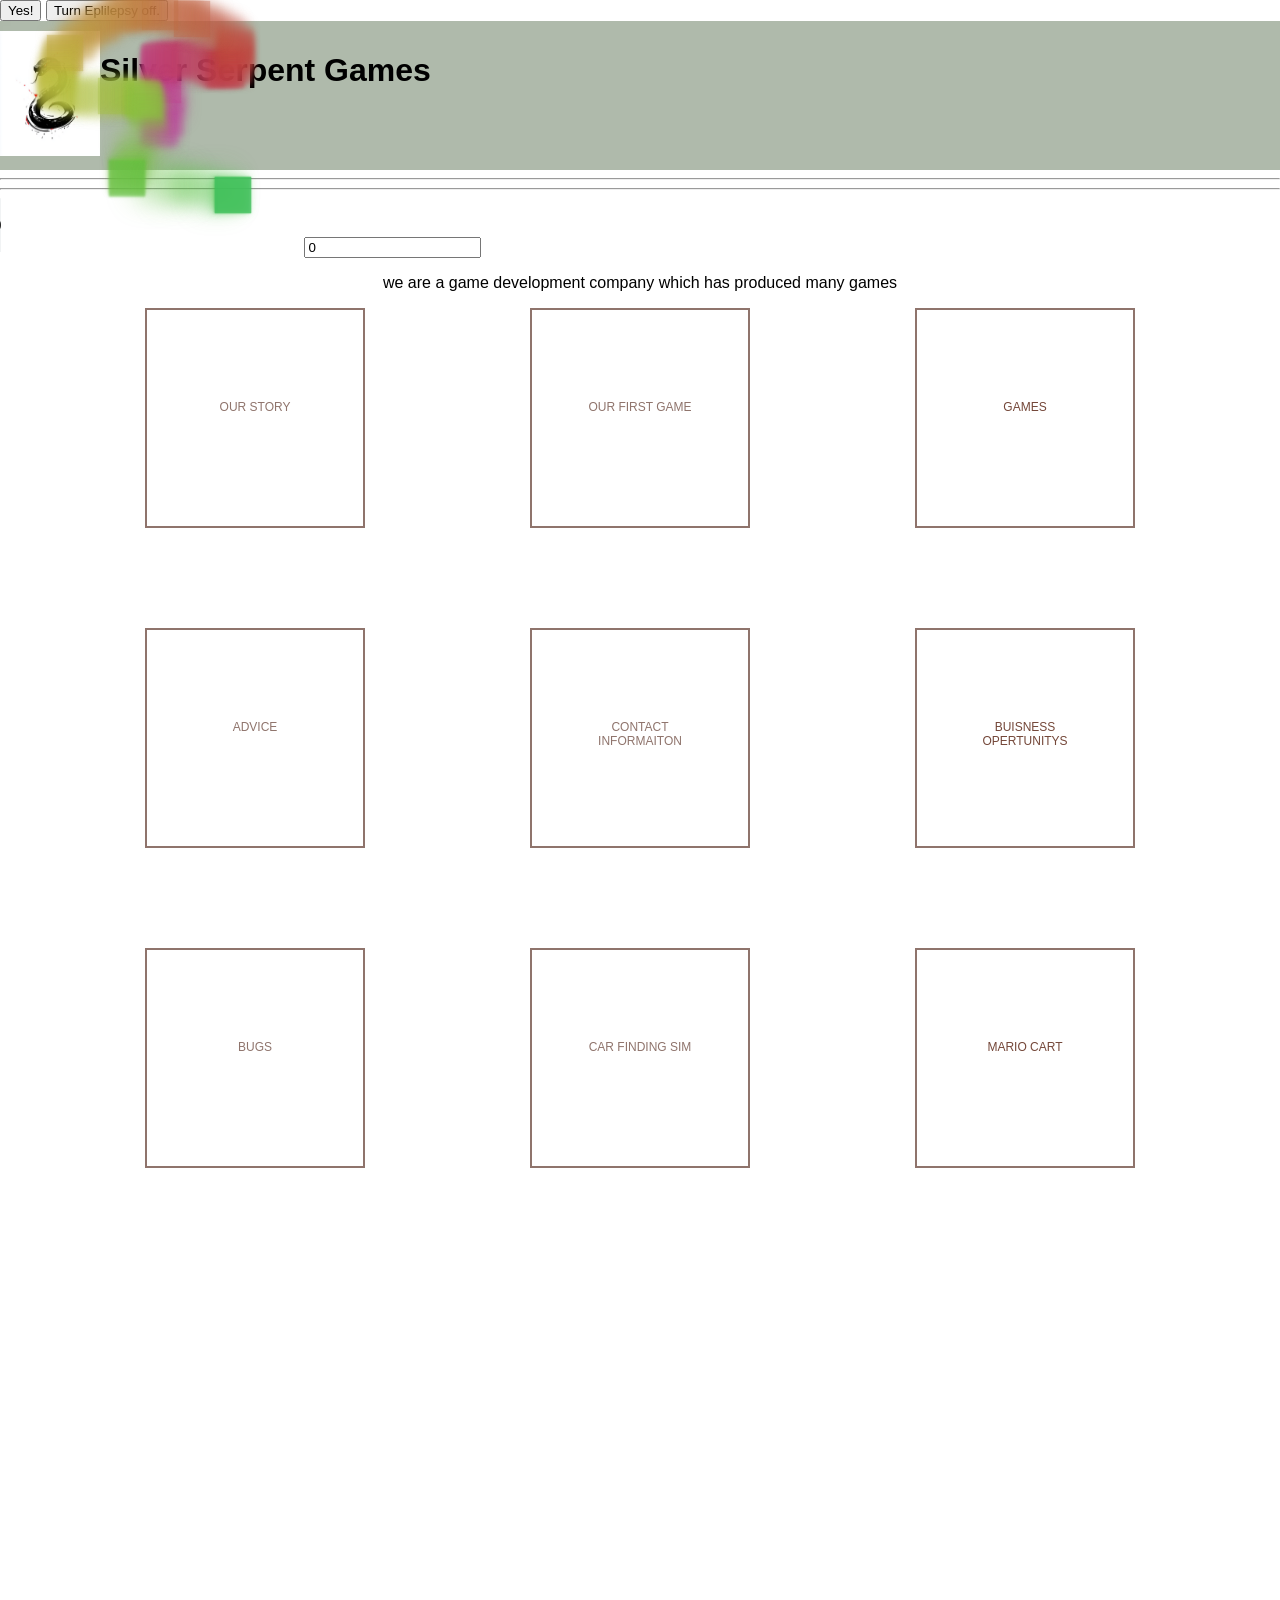
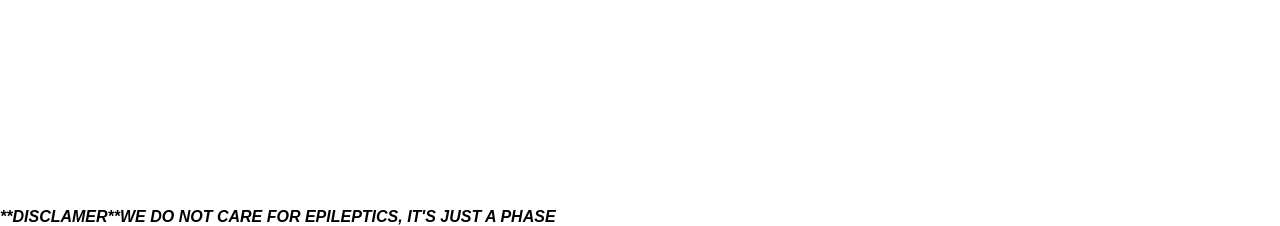
<file: SSG-08/index.html>
<!doctype html>
<html lang="en">
    <head class="title">
        <div id="flyContainer"></div>
        <div id="cursor"></div>
        


        <div class="buttons">
            <button class="button" id="yesButton">Yes!</button>
            <button class="button" id="noButton" width="200px">Turn Eplilepsy off.</button>
        </div>
        <meta charset="UTF-8" />
        <link rel="javascript" href="java.js" />
        <title>Home</title>
        <link rel="stylesheet" type="text/css" href="style.css" />
        <div id="wrapper">
            <a href="LandingPage.html">
                <img
                    src="zSilverSnakeLogo.png"
                    alt="1"
                    width="100"
                    height="125"/></a>
            <h1>Silver Serpent Games</h1>
        </div>
        <hr />
        <hr />
    </head>
    <body>
        <audio  controls autoplay><source src="Gegagedigedagedago Cotton Eye Joe Remix.mp3"></audio>
        <input type="text" id="inc" value="0"></input>
        <p>we are a game development company which has produced many games</p>
        <div id="shop">
            <a href="" target="_blank"> </a>

            <a class="add-to-bag" href="MyStory.html"> Our Story</a>
            <a class="add-to-bag1" href="OurFirstGame.html"> Our first game</a>
            <a class="add-to-bag2" href="findingsim.html"> Games</a>
        </div>
        <div id="shop2">

            <a class="add-tobag" href="Advice.html"> Advice</a>
            <a class="add-tobag1" href="ContactInfo.html">
                contact informaiton</a
            >
            <a class="add-tobag2" href="Business.html"> buisness opertunitys</a>
        </div>
        <div id="shop2">
            <a class="add-tobag" href="bug.html">Bugs</a>
            <a class="add-tobag1" href="findingsim.html">Car Finding Sim</a>
            <a class="add-tobag2" href="somethingonmariokart.html">Mario cart</a>
        </div>
    </body>
    <footer>
        <strong
            ><em
                >**DISCLAMER**WE DO NOT CARE FOR EPILEPTICS, IT'S JUST A
                PHASE</em
            ></strong
        >
    </footer>
    <script src="java.js"></script>
</html>
</file>
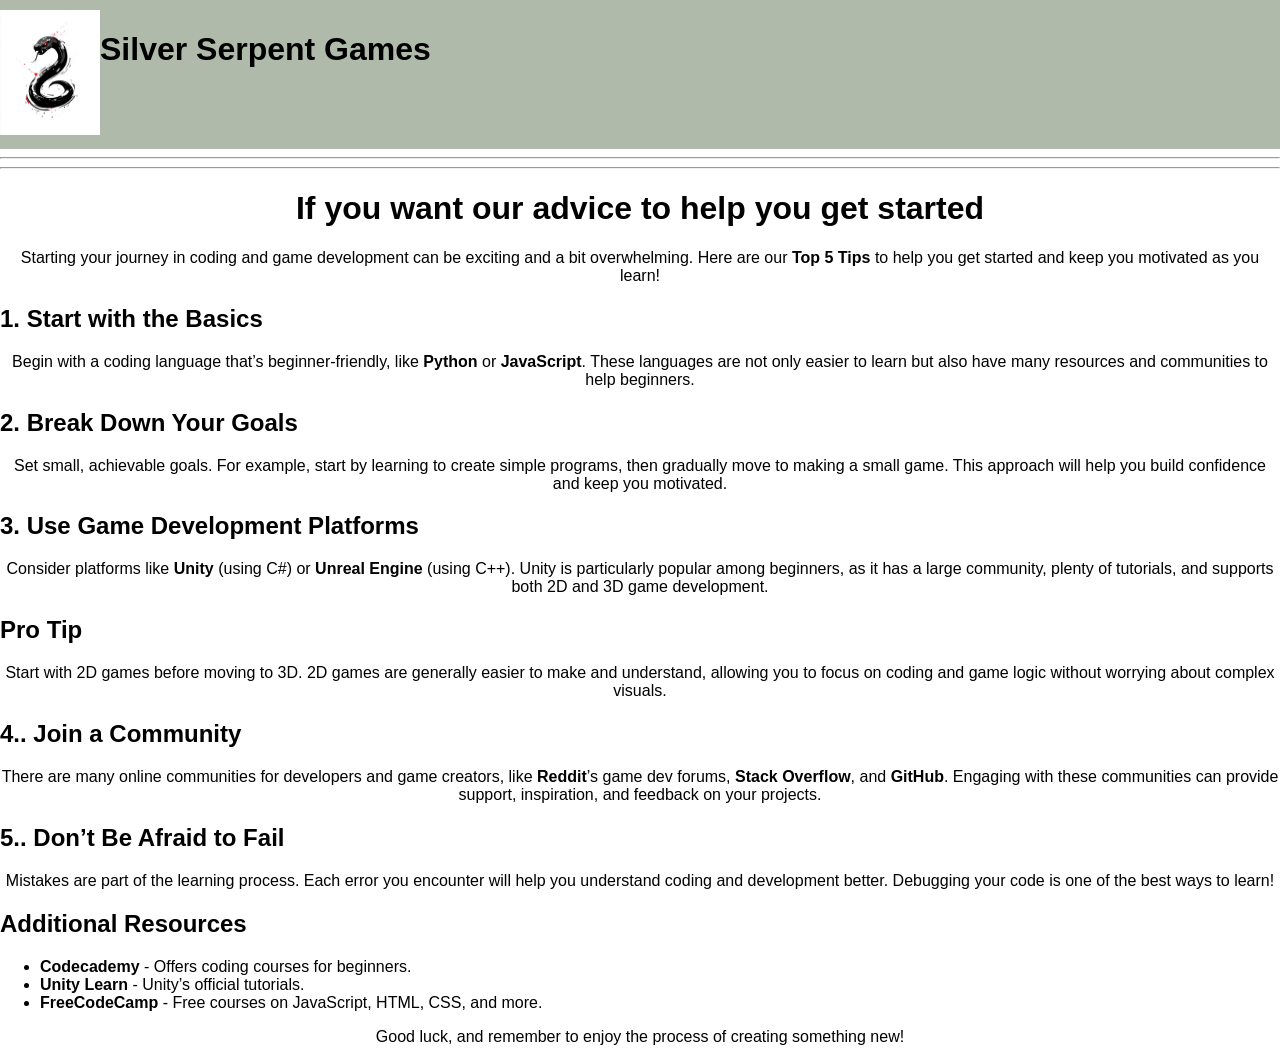
<file: SSG-08/Advice.html>
<!doctype html>
<html lang="en">
    <head>
        
        <meta charset="UTF-8" />
        
        <meta name="viewport" 
            content="width=device-width, initial-scale=1.0" />
        <link rel="javascript" href="java.js" />
        <link rel="stylesheet" href="style.css" />
        <title>Beginner's Guide to Coding & Game Development</title>
        <div id="flyContainer"></div>
        <div id="wrapper">
            <a href="LandingPage.html"><img src="zSilverSnakeLogo.png" alt="1"      width="100" 
                 height="125" /></a>
            <h1>Silver Serpent Games</h1>
        </div>
        <hr />
        <hr />
        <style>
            .h1,
            .h2,
            .p {
                text-align: center;
            }
        </style>
    </head>
    <body>
        <h1>If you want our advice to help you get started</h1>
        <p>
            Starting your journey in coding and game development can be exciting
            and a bit overwhelming. Here are our <strong>Top 5 Tips</strong> to
            help you get started and keep you motivated as you learn!
        </p>

        <h2>1. Start with the Basics</h2>
        <p>
            Begin with a coding language that’s beginner-friendly, like
            <strong>Python</strong> or <strong>JavaScript</strong>. These
            languages are not only easier to learn but also have many resources
            and communities to help beginners.
        </p>

        <h2>2. Break Down Your Goals</h2>
        <p>
            Set small, achievable goals. For example, start by learning to
            create simple programs, then gradually move to making a small game.
            This approach will help you build confidence and keep you motivated.
        </p>

        <h2>3. Use Game Development Platforms</h2>
        <p>
            Consider platforms like <strong>Unity</strong> (using C#) or
            <strong>Unreal Engine</strong> (using C++). Unity is particularly
            popular among beginners, as it has a large community, plenty of
            tutorials, and supports both 2D and 3D game development.
        </p>

        <div class="tips">
            <h2>Pro Tip</h2>
            <p>
                Start with 2D games before moving to 3D. 2D games are generally
                easier to make and understand, allowing you to focus on coding
                and game logic without worrying about complex visuals.
            </p>
        </div>

        <h2>4.. Join a Community</h2>
        <p>
            There are many online communities for developers and game creators,
            like <strong>Reddit</strong>’s game dev forums,
            <strong>Stack Overflow</strong>, and <strong>GitHub</strong>.
            Engaging with these communities can provide support, inspiration,
            and feedback on your projects.
        </p>

        <h2>5.. Don’t Be Afraid to Fail</h2>
        <p>
            Mistakes are part of the learning process. Each error you encounter
            will help you understand coding and development better. Debugging
            your code is one of the best ways to learn!
        </p>

        <div class="tips">
            <h2>Additional Resources</h2>
            <ul>
                <li>
                    <strong>Codecademy</strong> - Offers coding courses for
                    beginners.
                </li>
                <li>
                    <strong>Unity Learn</strong> - Unity’s official tutorials.
                </li>
                <li>
                    <strong>FreeCodeCamp</strong> - Free courses on JavaScript,
                    HTML, CSS, and more.
                </li>
            </ul>
        </div>

        <p>
            Good luck, and remember to enjoy the process of creating something
            new!
        </p>
    </body>
    <script src="java.js"></script>

</html>
</file>
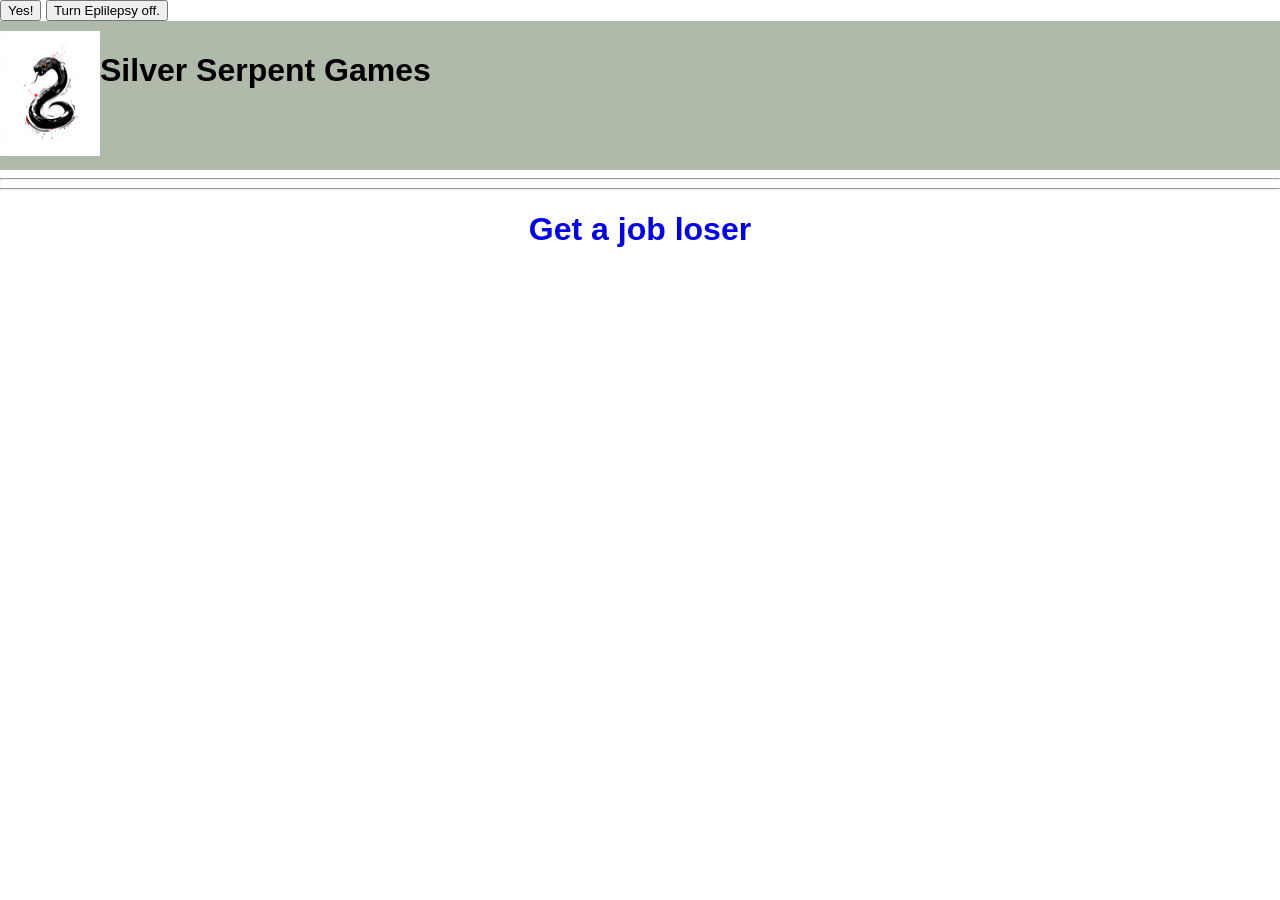
<file: SSG-08/Business.html>
<!-- Business oppourtunities -->
<!doctype html>
    <html lang="en">
        <head class="title">
            <div id="flyContainer"></div>


            <div class="buttons">
                <button class="button" id="yesButton" href="yes.html">Yes!</button>
                <button class="button" id="noButton" width="200px">Turn Eplilepsy off.</button>
            </div>
            <meta charset="UTF-8" />
            <link rel="javascript" href="java.js" />
            <title>Home</title>
            <link rel="stylesheet" type="text/css" href="style.css" />
            <div id="wrapper">
                <a href="LandingPage.html"
                    ><img
                        src="zSilverSnakeLogo.png"
                        alt="1"
                        width="100"
                        height="125"
                /></a>
                <h1>Silver Serpent Games</h1>
            </div>
            <hr />
            <hr />
            <h1><a href="https://au.indeed.com/?r=au" target="_blank">Get a job loser</a></h1>
</file>
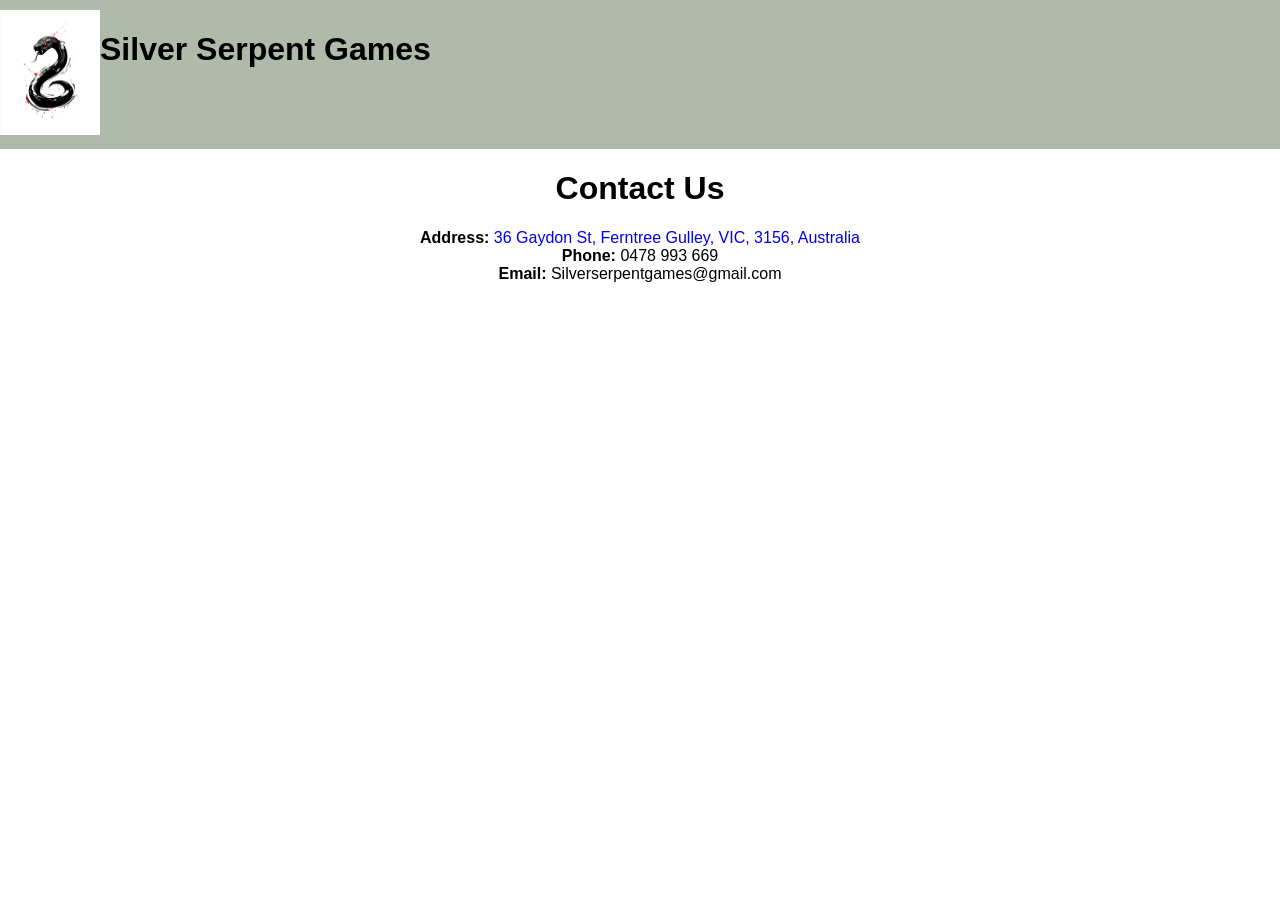
<file: SSG-08/ContactInfo.html>
<!DOCTYPE html>
<head>
  <div id="flyContainer"></div>
  <link rel="stylesheet" type="text/css" href="style.css" />
  <div id="wrapper">
    <a href="LandingPage.html"><img src="zSilverSnakeLogo.png" alt="1"      width="100" 
       height="125" /></a>
    <h1> Silver Serpent Games</h1>
  </div>
</head>
<h1>Contact Us</h1>
<p>
  <strong>Address:</strong> <a href="https://www.google.com/maps/place/36+Gaydon+St,+Ferntree+Gully+VIC+3156/@-37.8884287,145.2656916,16z/data=!3m1!4b1!4m6!3m5!1s0x6ad63c5791242013:0x5b533f89bf95c357!8m2!3d-37.888433!4d145.2682665!16s%2Fg%2F11c2blyrf8?entry=ttu&g_ep=EgoyMDI0MTExMi4wIKXMDSoASAFQAw%3D%3D" target="_blank">36 Gaydon St, Ferntree Gulley, VIC, 3156, Australia</a>
  <br>
  <strong>Phone:</strong> 0478 993 669
  <br>
  <strong>Email:</strong> Silverserpentgames@gmail.com
</p>
</file>
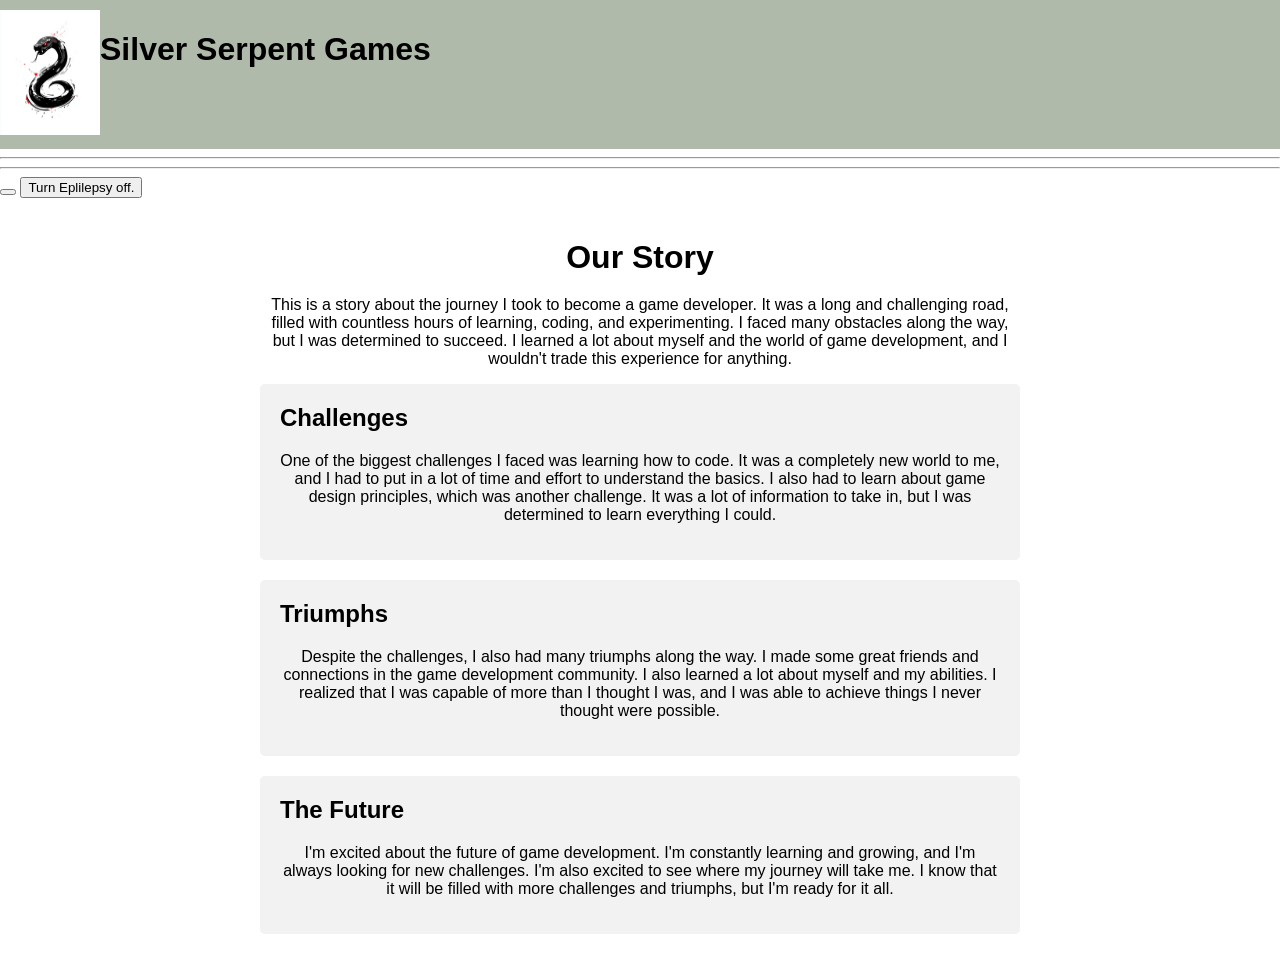
<file: SSG-08/MyStory.html>
<!doctype html>
<html>
  <head>
    <div id="flyContainer"></div>
    <title>Our Story</title>
    <link rel="stylesheet" type="text/css" href="style.css" />
    <link rel="javascript" href="java.js" />
    <div id="wrapper">
      <a href="LandingPage.html"><img src="zSilverSnakeLogo.png" alt="1"      width="100" 
         height="125" /></a>
      <h1>Silver Serpent Games</h1>
    </div>
    <hr />
    <hr />
    <style>
      body {
        font-family: sans-serif;
        margin: 0;
        padding: 0;
      }

      .container {
        max-width: 800px;
        margin: 0 auto;
        padding: 20px;
      }

      h1 {
        text-align: center;
        margin-bottom: 20px;
      }

      .info-box {
        background-color: #f2f2f2;
        padding: 20px;
        margin-bottom: 20px;
        border-radius: 5px;
      }

      .info-box h2 {
        margin-top: 0;
      }
    </style>
  </head>
  <body>
    <div class="buttons">
        <button class="button" id="yesButton"></button>
        <button class="button" id="noButton" width="200px">Turn Eplilepsy off. </button>
    </div>
    <div class="container">
      <h1>Our Story</h1>
      <p>
        This is a story about the journey I took to become a game developer. It
        was a long and challenging road, filled with countless hours of
        learning, coding, and experimenting. I faced many obstacles along the
        way, but I was determined to succeed. I learned a lot about myself and
        the world of game development, and I wouldn't trade this experience for
        anything.
      </p>

      <div class="info-box">
        <h2>Challenges</h2>
        <p>
          One of the biggest challenges I faced was learning how to code. It was
          a completely new world to me, and I had to put in a lot of time and
          effort to understand the basics. I also had to learn about game design
          principles, which was another challenge. It was a lot of information
          to take in, but I was determined to learn everything I could.
        </p>
      </div>

      <div class="info-box">
        <h2>Triumphs</h2>
        <p>
          Despite the challenges, I also had many triumphs along the way. I made
          some great friends and connections in the game development community.
          I also learned a lot about myself and my abilities. I realized that I
          was capable of more than I thought I was, and I was able to achieve
          things I never thought were possible.
        </p>
      </div>
      
      <div class="info-box">
        <h2>The Future</h2>
        <p>
          I'm excited about the future of game development. I'm constantly
          learning and growing, and I'm always looking for new challenges. I'm
          also excited to see where my journey will take me. I know that it will
          be filled with more challenges and triumphs, but I'm ready for it all.
        </p>
        
      </div>
    </div>
  </body>

  <script src="java.js"></script>
</html>
</file>
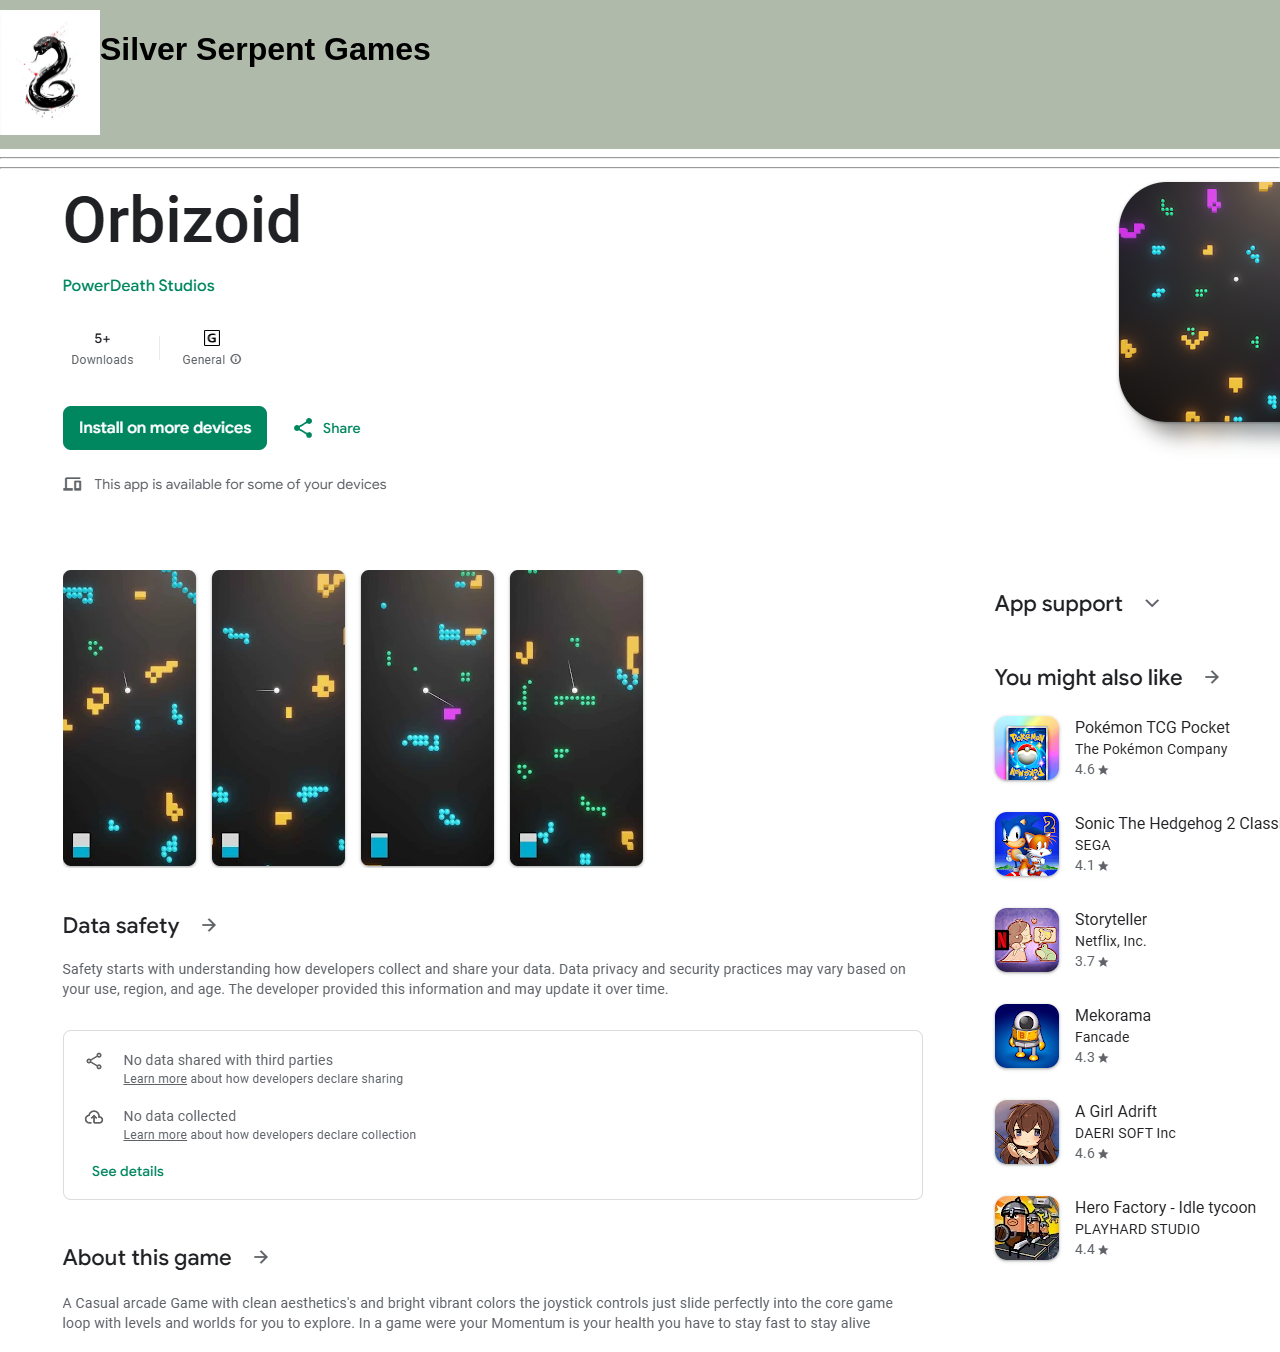
<file: SSG-08/OurFirstGame.html>
<!DOCTYPE html>
<html>
<head>
  <div id="flyContainer"></div>
  <link rel="stylesheet" type="text/css" href="style.css" />
  <div id="wrapper">
    <a href="LandingPage.html"><img src="zSilverSnakeLogo.png" alt="1"      width="100" 
       height="125" /></a>
      <h1>Silver Serpent Games</h1>
  </div>
  <hr>
  <hr>
  <title>Our First Game</title>
</head>
<body>
  
  <img src="zGame.png" alt="Game Image">

</body>
</html>
</file>
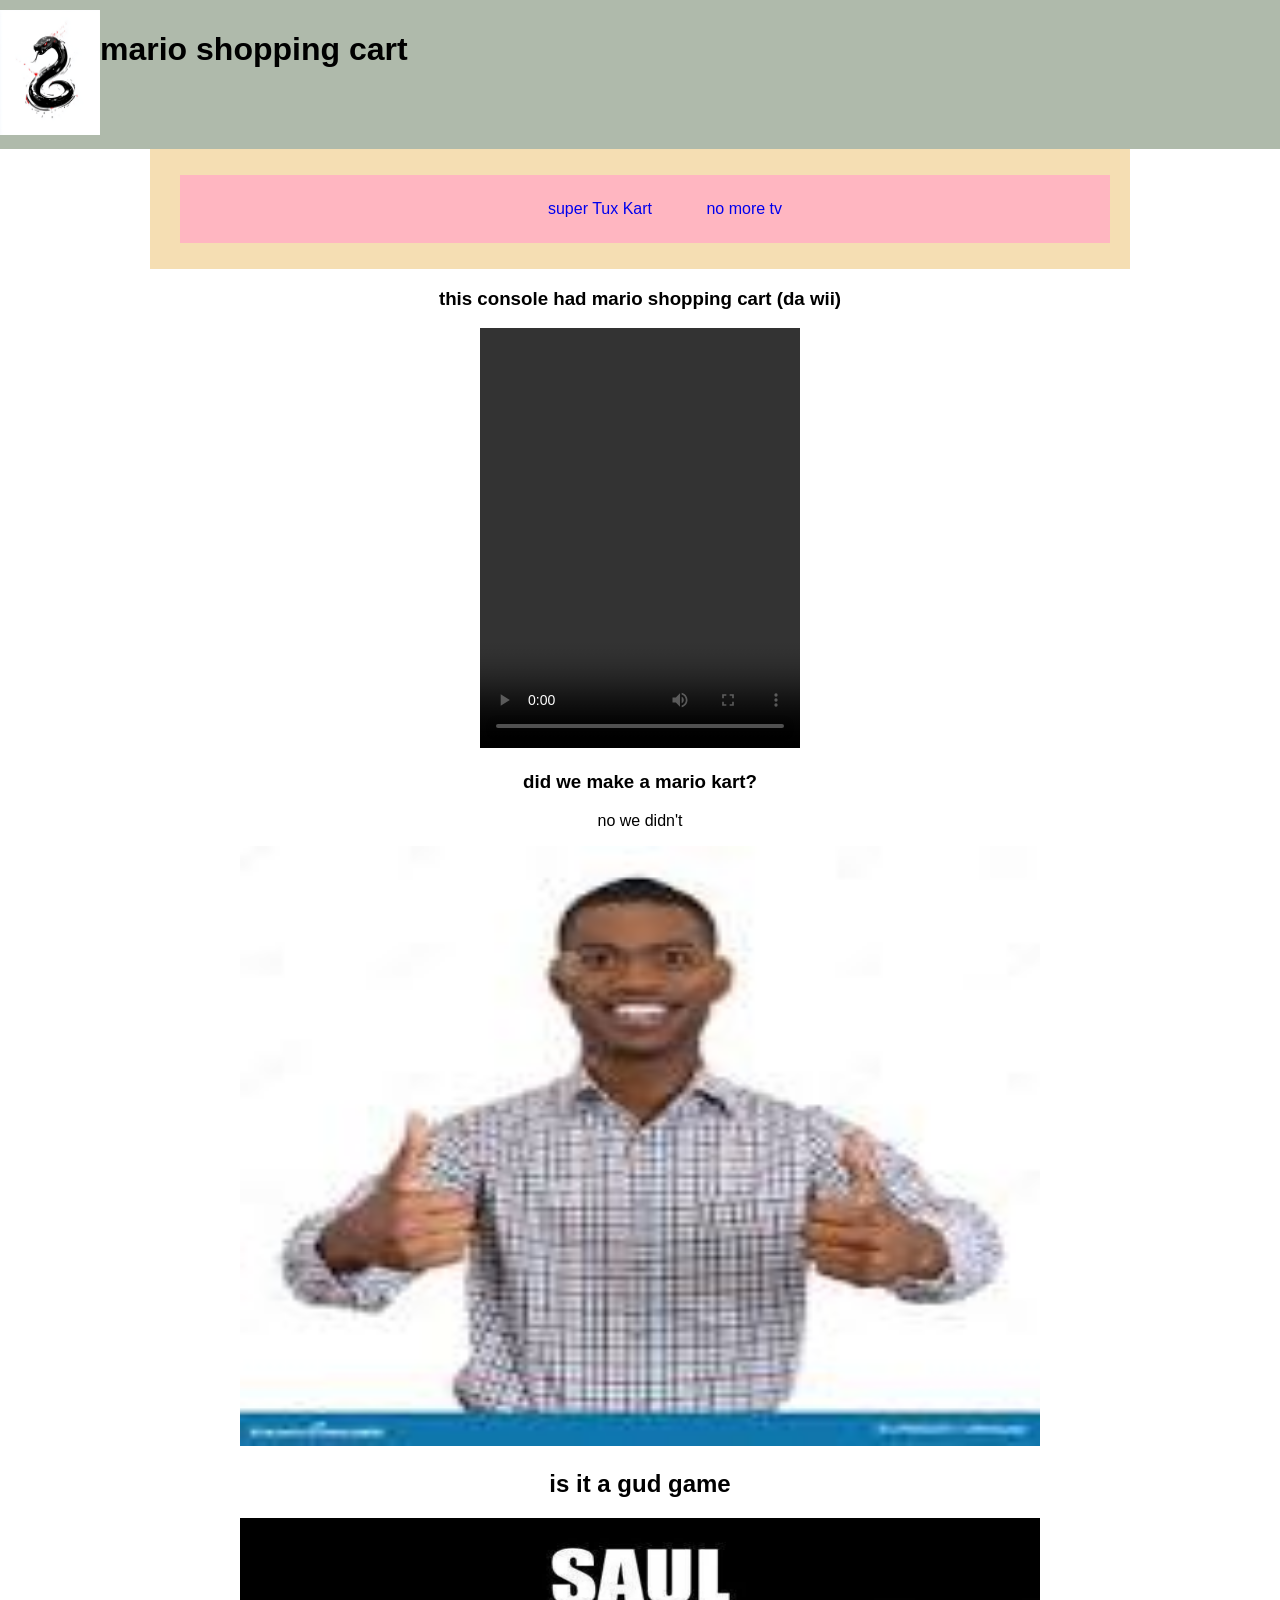
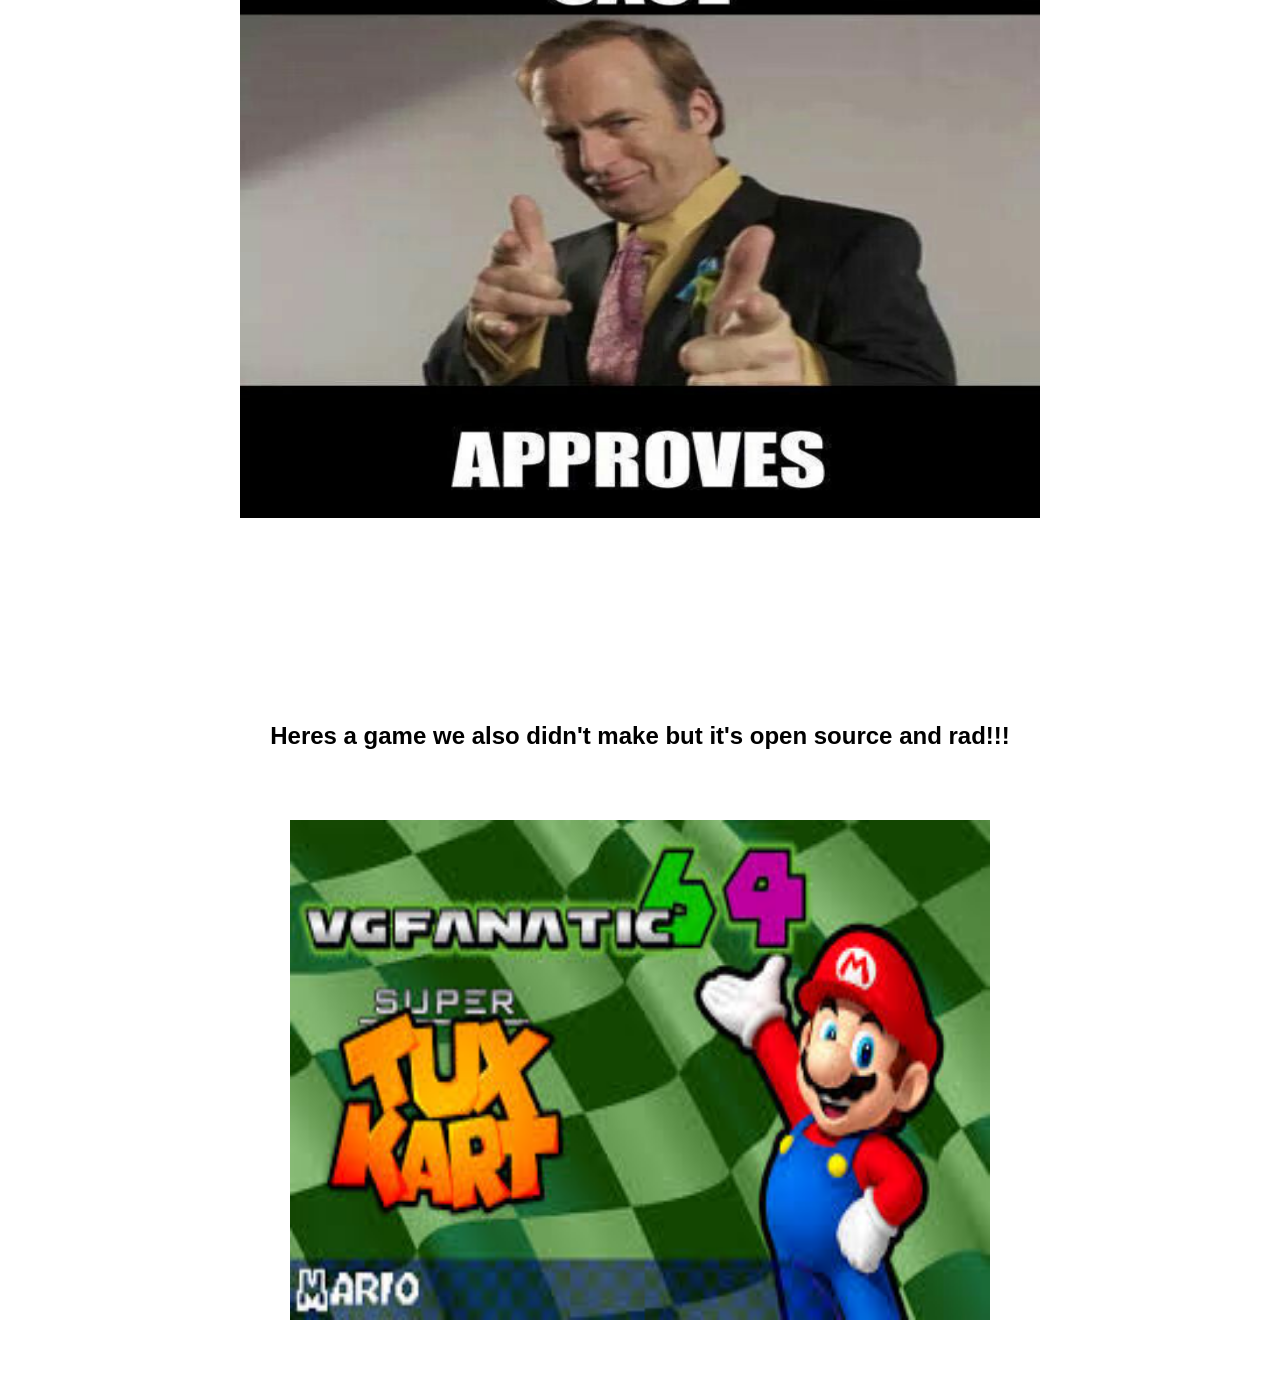
<file: SSG-08/somethingonmariokart.html>
<!DOCTYPE HTML>

<head class="title">

    <meta charset="UTF-8" />
    <link rel="javascript" href="script.js" />
    <title>car find sim</title>
    <link rel="stylesheet" type="text/css" href="style.css" />
    <link rel="stylesheet" type="text/css" href="rainbot.css" />
    <div id="wrapper">
        <a href="LandingPage.html"><img src="zSilverSnakeLogo.png" alt="1" width="100" height="125" /></a>
        <h1>mario shopping cart</h1>
    </div>

</head>

<body>
    <div id="img">

    <div id="CarFindTop">
        <nav id="navCars">
            <ul>
                <li><a href="https://supertuxkart.net/Main_Page">super Tux Kart</a></li>
                <li><a href="https://mkpc.malahieude.net/mariokart.php">no more tv</a></li>
            </ul>
        </nav>
    </div>
    <div id="video">
        <h3>this console had mario shopping cart (da wii)</h3>
        <video width="320" height="420" controls>
            <source src="wii.mp4" type="video/mp4">

        </video>
    </div>
    <div id="didwe">
        <h3>did we make a mario kart?</h3>
        <p>no we didn't</p>
        <img src="thumb.jfif">
        <h2>is it a gud game</h2>
        <img src="c7984a02ddc8fbcd81cf4a9efe426c58.jpg">
    </div>
    <div id="tuxy">
        <h2>Heres a game we also didn't make but it's open source and rad!!!</h2>
        <a href="https://supertuxkart.net/Main_Page"><img src="tux.jfif"></a>
    </div>
    </div>
</body>
</file>
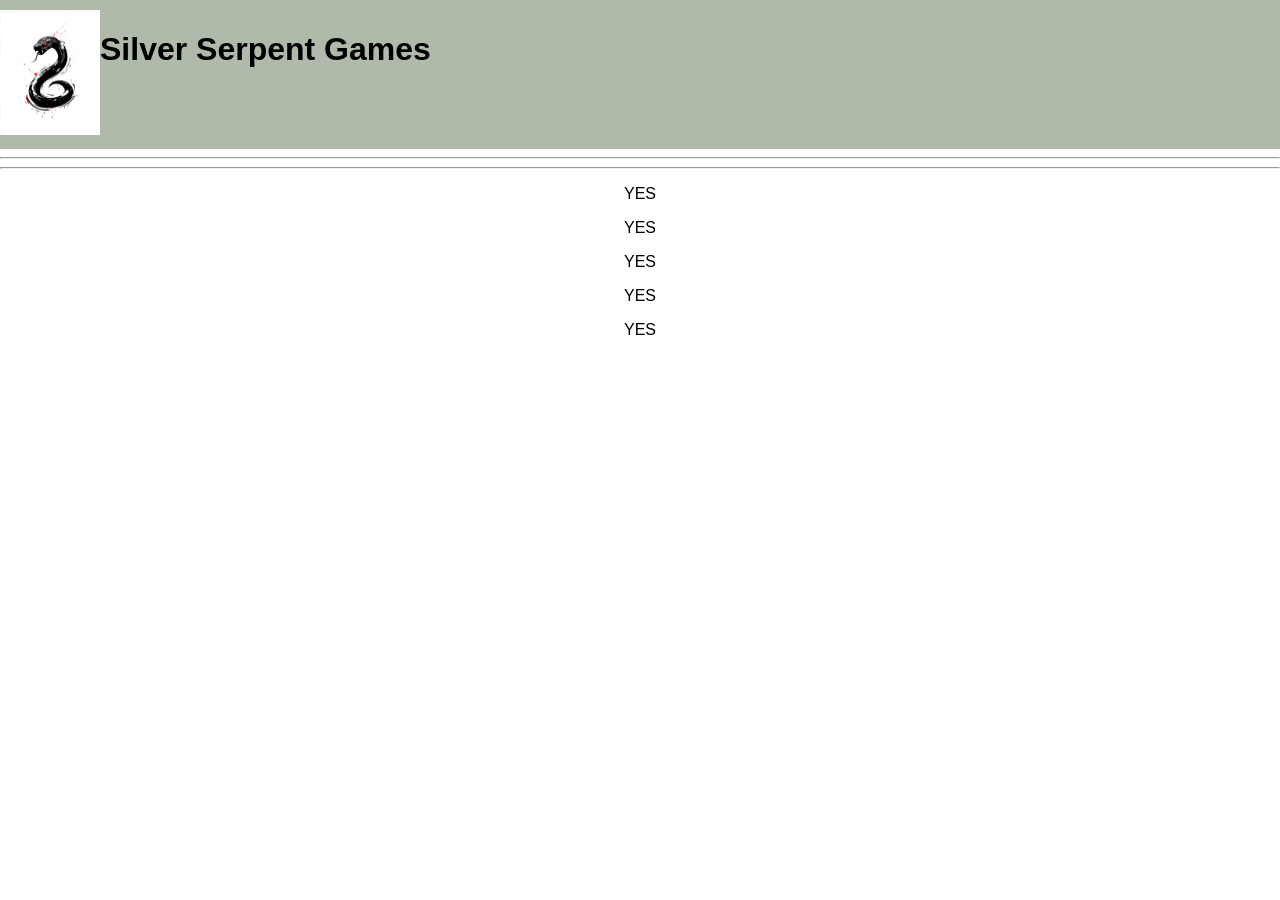
<file: SSG-08/yes.html>
<!doctype html>
<html>
    <head class="title">
        <meta charset="UTF-8" />
        <link rel="javascript" href="java.js" />
        <title>Home</title>
        <link rel="stylesheet" type="text/css" href="style.css" />
        <div id="wrapper">
            <a href="LandingPage.html"
                ><img
                    src="zSilverSnakeLogo.png"
                    alt="1"
                    width="100"
                    height="125"
            /></a>
            <h1>Silver Serpent Games</h1>
        </div>
        <hr />
        <hr />
    </head>
  
    <body>
        <div id="yesBox">
            <div class="yes">
                <p>YES</p>
            </div>
        </div>
        <div id="yesBox">
            <div class="yes">
                <p>YES</p>
            </div>
        </div>
        <div id="yesBox">
            <div class="yes">
                <p>YES</p>
            </div>
        </div>
        <div id="yesBox">
            <div class="yes">
                <p>YES</p>
            </div>
        </div>
        <div id="yesBox">
            <div class="yes">
                <p>YES</p>
            </div>
        </div>
        <script>
            const yesBoxes = document.querySelectorAll(".yes");

            yesBoxes.forEach((yesBox) => {
                yesBox.addEventListener("mouseover", () => {
                    yesBox.style.backgroundColor = "rgb(176, 9, 9)";
                    yesBox.style.transition = "background-color 0.5s";
                });
                yesBox.addEventListener("mouseout", () => {
                    yesBox.style.backgroundColor = "rgb(255, 255, 255)";
                    yesBox.style.transition = "background-color 0.5s";
                });
            });
        </script>
    </body>
</html>
</file>
<file: SSG-08/style.css>
html,

body {
  cursor: url('Cursor.jpeg'), auto;
  padding: 0;
  margin: 0;
  font-family: -apple-system, BlinkMacSystemFont, Segoe UI, Roboto, Oxygen,
    Ubuntu, Cantarell, Fira Sans, Droid Sans, Helvetica Neue, sans-serif;
}
#CarFindTop {
  Padding: 10px;
  background-color: wheat;
  margin-left: 20px, auto;
  width: 980px;
  margin: 0 auto;


}

#didwe {
  text-align: center;


}

#tuxy {
  margin-top: 200px;
  text-align: center;
}

#tuxy img {
  padding: 50px;
}

.background {
  animation: epilepsy .007s infinite;
}

#CarFindTop:hover li {
  animation: epilepsy .007s infinite;

}

#video {
  text-align: center;
}

#imgs {
  height: 5px;
  width: 5px;
}



#head {
  text-align: center;
}

#navCars li {
  display: inline-block;
  padding: 25px;
}

#navCars {
  background-color: lightpink;
  list-style-type: none;
  text-align: center;
  margin-left: 20px;
  margin-right: 10px;
}

#imgs {
  height: 400px;
  width: 300px;
}

#IE {
  width: 300px;

}

#table {
  padding: 10px;
  border-style: 50%;
  margin: 40px;
  min-width: 1800px;
}

#tableTesties {
  padding: 40px;
  margin-left: auto;
}

#tableTesties img {
  image-resolution: 300;
}

#carsim_hover hover {
  background-color: green;
}

a {
  color: 000000;
  text-decoration: none;
}

.fake-cursor {
  width: 32px;
  height: 32px;
  position: absolute;
  pointer-events: none;
}

h1,
p {
  text-align: center
}

* {
  box-sizing: border-box;
}

main {
  min-height: 100vh;
  padding: 4rem 2rem;
  flex: 1;
  display: flex;
  flex-direction: column;
  justify-content: center;
  align-items: center;
}

.title {
  margin: 100;
  line-height: 1.15;
  font-size: 4rem;
}

.title,
.description {
  text-align: center;
}

.description {
  margin: 4rem 0;
  line-height: 1.5;
  font-size: 1.5rem;
}

#cursor {
  size: 2px;

  display: block;
  position: absolute;
  height: size;
  width: Size;
  border-radius: ceil(size / 2);
  background-color: transparent;


  /* // hide on init */
  top: -100px;
  left: -100px;
}

.code {
  background: #fafafa;
  border-radius: 5px;
  padding: 0.75rem;
  font-size: 1.1rem;
  font-family: Menlo, Monaco, Lucida Console, Liberation Mono, DejaVu Sans Mono,
    Bitstream Vera Sans Mono, Courier New, monospace;
}

.grid {
  display: flex;
  align-items: center;
  justify-content: center;
  flex-wrap: wrap;
  max-width: 800px;
}

.card {
  margin: 1rem;
  padding: 1.5rem;
  text-align: left;
  color: inherit;
  text-decoration: none;
  border: 1px solid #eaeaea;
  border-radius: 10px;
  transition: color 0.15s ease, border-color 0.15s ease;
  max-width: 300px;
}

.card:hover,
.card:focus,
.card:active {
  color: #0070f3;
  border-color: #0070f3;
}

.card h2 {
  margin: 0 0 1rem 0;
  font-size: 1.5rem;
}

.card p {
  margin: 0;
  font-size: 1.25rem;
  line-height: 1.5;
}

@media (max-width: 600px) {
  .grid {
    width: 100%;
    flex-direction: column;
  }
}

#shop {
  display: flex;
}


#shop a.add-to-bag {
  display: block;
  color: #8f746c;
  text-transform: uppercase;
  font-size: 12px;
  text-decoration: none;
  padding: 90px 40px;
  border: 2px solid #8f746c;
  width: 220px;
  height: 220px;
  margin: auto 20px auto auto;
  text-align: center;
}

#shop a.add-to-bag:hover {
  background: #8f746c;
  color: #fff;
  animation: epilepsy .007s infinite;
  font-family: 'arial';
  font-weight: bolder;
  font-size: 50px;
  width: 2200px;
  margin: 0px;
}


#shop a.add-to-bag1 {
  display: block;
  color: #8f746c;
  text-transform: uppercase;
  font-size: 12px;
  text-decoration: none;
  padding: 90px 40px;
  border: 2px solid #8f746c;
  width: 220px;
  height: 220px;
  margin: auto;
  text-align: center;
}

#shop a.add-to-bag1:hover {
  background: #8f746c;
  color: #fff;
  animation: epilepsy .0007s infinite;
  font-family: 'arial';
  font-weight: bolder;
  font-size: 50px;
  width: 2200px;
  margin: 0px;
}

#shop a.add-to-bag2 {
  display: block;
  color: #744739;
  text-transform: uppercase;
  font-size: 12px;
  text-decoration: none;
  padding: 90px 40px;
  border: 2px solid #8f746c;
  width: 220px;
  height: 220px;
  margin: auto auto auto 20px;
  text-align: center;
}

#shop a.add-to-bag2:hover {
  background: #8f746c;
  color: #fff;
  animation: epilepsy .0007s infinite;
  font-family: 'arial';
  font-weight: bolder;
  font-size: 50px;
  width: 2200px;
  margin: 0px;
}

/* second row of shop */
#shop2 {
  display: flex;
}


#shop2 a.add-tobag {
  display: block;
  color: #8f746c;
  text-transform: uppercase;
  font-size: 12px;
  text-decoration: none;
  padding: 90px 40px;
  border: 2px solid #8f746c;
  width: 220px;
  height: 220px;
  margin: 100px 20px auto auto;
  text-align: center;

}

#shop2 a.add-tobag:hover {
  background: #8f746c;
  color: #fff;
  animation: epilepsy .0007s infinite;
  font-family: 'arial';
  font-weight: bolder;
  font-size: 50px;
  width: 2200px;
  margin: 100px 0px;
}


#shop2 a.add-tobag1 {
  display: block;
  color: #8f746c;
  text-transform: uppercase;
  font-size: 12px;
  text-decoration: none;
  border: 2px solid #8f746c;
  width: 220px;
  height: 220px;
  padding: 90px 40px;
  margin: 100px auto auto auto;
  text-align: center;
}

#shop2 a.add-tobag1:hover {
  background: #8f746c;
  color: #fff;
  animation: epilepsy .0007s infinite;
  font-family: 'arial';
  font-weight: bolder;
  font-size: 50px;
  width: 2200px;
  margin: 100px 0px;
}

#shop2 a.add-tobag2 {
  display: block;
  color: #744739;
  text-transform: uppercase;
  font-size: 12px;
  text-decoration: none;
  padding: 90px 40px;
  border: 2px solid #8f746c;
  width: 220px;
  height: 220px;
  margin: 100px auto auto 20px;
  text-align: center;

}

#shop2 a.add-tobag2:hover {
  background: #8f746c;
  animation: epilepsy .0007s infinite;
  font-family: 'arial';
  color: #fff;
  font-weight: bolder;
  font-size: 50px;
  width: 2200px;
  margin: 100px 0px;
}

#wrapper {
  width: full;
  margin: 0%;
  background: #afbaab;
  padding: 10px 0px;
  display: flex;
}

hr {
  height: 0;
  background-color: #000000;
}

.ep {
  animation: epilepsy .07s infinite;
  font-family: 'arial';
}

.info-box:hover {
  background: #8f746c;
  color: #fff;
  animation: epilepsy .0007s infinite;
  font-family: 'arial';
  font-weight: bolder;
  font-size: 30px;
}

footer {
  margin-top: 50%
}

h1 {
  text-align: center;
}

#yesBox:hover {
  background: #8f746c;
  animation: epilepsy .0007s infinite;
  font-family: 'arial';
  color: #fff;
  font-weight: bolder;
  font-size: 50px;
  width: 2200px;
  margin: 100px 0px;
}

@keyframes epilepsy {
  0% {
    color: white;
    background: black;
  }

  1% {
    color: black;
    background: white;
  }

  2% {
    color: white;
    background: black;
  }

  3% {
    color: black;
    background: white;
  }

  4% {
    color: white;
    background: black;
  }

  5% {
    color: black;
    background: white;
  }

  6% {
    color: white;
    background: black;
  }

  7% {
    color: black;
    background: white;
  }

  8% {
    color: white;
    background: black;
  }

  9% {
    color: black;
    background: white;
  }

  10% {
    color: white;
    background: black;
  }

  11% {
    color: black;
    background: white;
  }

  12% {
    color: white;
    background: black;
  }

  13% {
    color: black;
    background: white;
  }

  14% {
    color: white;
    background: black;
  }

  15% {
    color: black;
    background: white;
  }

  16% {
    color: grey;
    background: darkgrey;
  }

  17% {
    color: black;
    background: white;
  }

  18% {
    color: white;
    background: black;
  }

  19% {
    color: black;
    background: white;
  }

  20% {
    color: white;
    background: black;
  }

  21% {
    color: black;
    background: white;
  }

  22% {
    color: white;
    background: black;
  }

  23% {
    color: black;
    background: white;
  }

  24% {
    color: white;
    background: black;
  }

  25% {
    color: black;
    background: white;
  }

  26% {
    color: white;
    background: black;
  }

  27% {
    color: black;
    background: white;
  }

  28% {
    color: white;
    background: black;
  }

  29% {
    color: black;
    background: white;
  }

  30% {
    color: white;
    background: black;
  }

  31% {
    color: black;
    background: white;
  }

  32% {
    color: white;
    background: black;
  }

  33% {
    color: black;
    background: white;
  }

  34% {
    color: white;
    background: black;
  }

  35% {
    color: black;
    background: white;
  }

  36% {
    color: white;
    background: black;
  }

  37% {
    color: black;
    background: white;
  }

  38% {
    color: white;
    background: black;
  }

  39% {
    color: black;
    background: white;
  }

  40% {
    color: white;
    background: black;
  }

  41% {
    color: black;
    background: white;
  }

  42% {
    color: white;
    background: black;
  }

  43% {
    color: black;
    background: white;
  }

  44% {
    color: white;
    background: black;
  }

  45% {
    color: black;
    background: white;
  }

  46% {
    color: white;
    background: black;
  }

  47% {
    color: black;
    background: white;
  }

  48% {
    color: white;
    background: black;
  }

  49% {
    color: black;
    background: white;
  }

  50% {
    color: white;
    background: black;
  }

  51% {
    color: black;
    background: white;
  }

  52% {
    color: white;
    background: black;
  }

  53% {
    color: black;
    background: white;
  }

  54% {
    color: white;
    background: black;
  }

  55% {
    color: black;
    background: white;
  }

  56% {
    color: white;
    background: black;
  }

  57% {
    color: black;
    background: white;
  }

  58% {
    color: white;
    background: black;
  }

  59% {
    color: black;
    background: white;
  }

  60% {
    color: white;
    background: black;
  }

  61% {
    color: black;
    background: white;
  }

  62% {
    color: white;
    background: black;
  }

  63% {
    color: black;
    background: white;
  }

  64% {
    color: white;
    background: black;
  }

  65% {
    color: black;
    background: white;
  }

  66% {
    color: white;
    background: black;
  }

  67% {
    color: black;
    background: white;
  }

  68% {
    color: white;
    background: black;
  }

  69% {
    color: black;
    background: white;
  }

  70% {
    color: white;
    background: black;
  }

  71% {
    color: black;
    background: white;
  }

  72% {
    color: white;
    background: black;
  }

  73% {
    color: black;
    background: white;
  }

  74% {
    color: white;
    background: black;
  }

  75% {
    color: black;
    background: white;
  }

  76% {
    color: white;
    background: black;
  }

  77% {
    color: black;
    background: white;
  }

  78% {
    color: white;
    background: black;
  }

  79% {
    color: black;
    background: white;
  }

  80% {
    color: white;
    background: black;
  }

  81% {
    color: black;
    background: white;
  }

  82% {
    color: white;
    background: black;
  }

  83% {
    color: black;
    background: white;
  }

  84% {
    color: white;
    background: black;
  }

  85% {
    color: black;
    background: white;
  }

  86% {
    color: white;
    background: black;
  }

  87% {
    color: black;
    background: white;
  }

  88% {
    color: white;
    background: black;
  }

  89% {
    color: black;
    background: white;
  }

  90% {
    color: white;
    background: black;
  }

  91% {
    color: black;
    background: white;
  }

  92% {
    color: white;
    background: black;
  }

  93% {
    color: black;
    background: white;
  }

  94% {
    color: white;
    background: black;
  }

  95% {
    color: black;
    background: white;
  }

  96% {
    color: white;
    background: black;
  }

  97% {
    color: black;
    background: white;
  }

  98% {
    color: white;
    background: black;
  }

  99% {
    color: black;
    background: white;
  }

  100% {
    color: white;
    background: black;
  }


}
</file>
<file: SSG-08/rainbot.css>
#edging{
  text-align: center;
  padding: 30px
}
#office{
  text-align: center;
}
#img img {
  width: 800px;
  height: 600px;
}

body {
  -webkit-animation: rainbow .1s infinite;
  -ms-animation: rainbow .5s infinite;
  -o-animation: rainbow .5s infinite;
  animation: rainbow .5s infinite;
}

@-webkit-keyframes rainbow {
  0% {
    background: #ff0000;
  }

  10% {
    background: #ff8000;
  }

  20% {
    background: #ffff00;
  }

  30% {
    background: #80ff00;
  }

  40% {
    background: #00ff00;
  }

  50% {
    background: #00ff80;
  }

  60% {
    background: #00ffff;
  }

  70% {
    background: #0080ff;
  }

  80% {
    background: #0000ff;
  }

  90% {
    background: #8000ff;
  }

  100% {
    background: #ff0080;
  }
}

@-ms-keyframes rainbow {
  0% {
    background: #ff0000;
  }

  10% {
    background: #ff8000;
  }

  20% {
    background: #ffff00;
  }

  30% {
    background: #80ff00;
  }

  40% {
    background: #00ff00;
  }

  50% {
    background: #00ff80;
  }

  60% {
    background: #00ffff;
  }

  70% {
    background: #0080ff;
  }

  80% {
    background: #0000ff;
  }

  90% {
    background: #8000ff;
  }

  100% {
    background: #ff0080;
  }
}

@-o-keyframes rainbow {
  0% {
    background: #ff0000;
  }

  10% {
    background: #ff8000;
  }

  20% {
    background: #ffff00;
  }

  30% {
    background: #80ff00;
  }

  40% {
    background: #00ff00;
  }

  50% {
    background: #00ff80;
  }

  60% {
    background: #00ffff;
  }

  70% {
    background: #0080ff;
  }

  80% {
    background: #0000ff;
  }

  90% {
    background: #8000ff;
  }

  100% {
    background: #ff0080;
  }
}

@keyframes rainbow {
  0% {
    background: #ff0000;
  }

  10% {
    background: #ff8000;
  }

  20% {
    background: #ffff00;
  }

  30% {
    background: #80ff00;
  }

  40% {
    background: #00ff00;
  }

  50% {
    background: #00ff80;
  }

  60% {
    background: #00ffff;
  }

  70% {
    background: #0080ff;
  }

  80% {
    background: #0000ff;
  }

  90% {
    background: #8000ff;
  }

  100% {
    background: #ff0080;
  }
}
</file>
